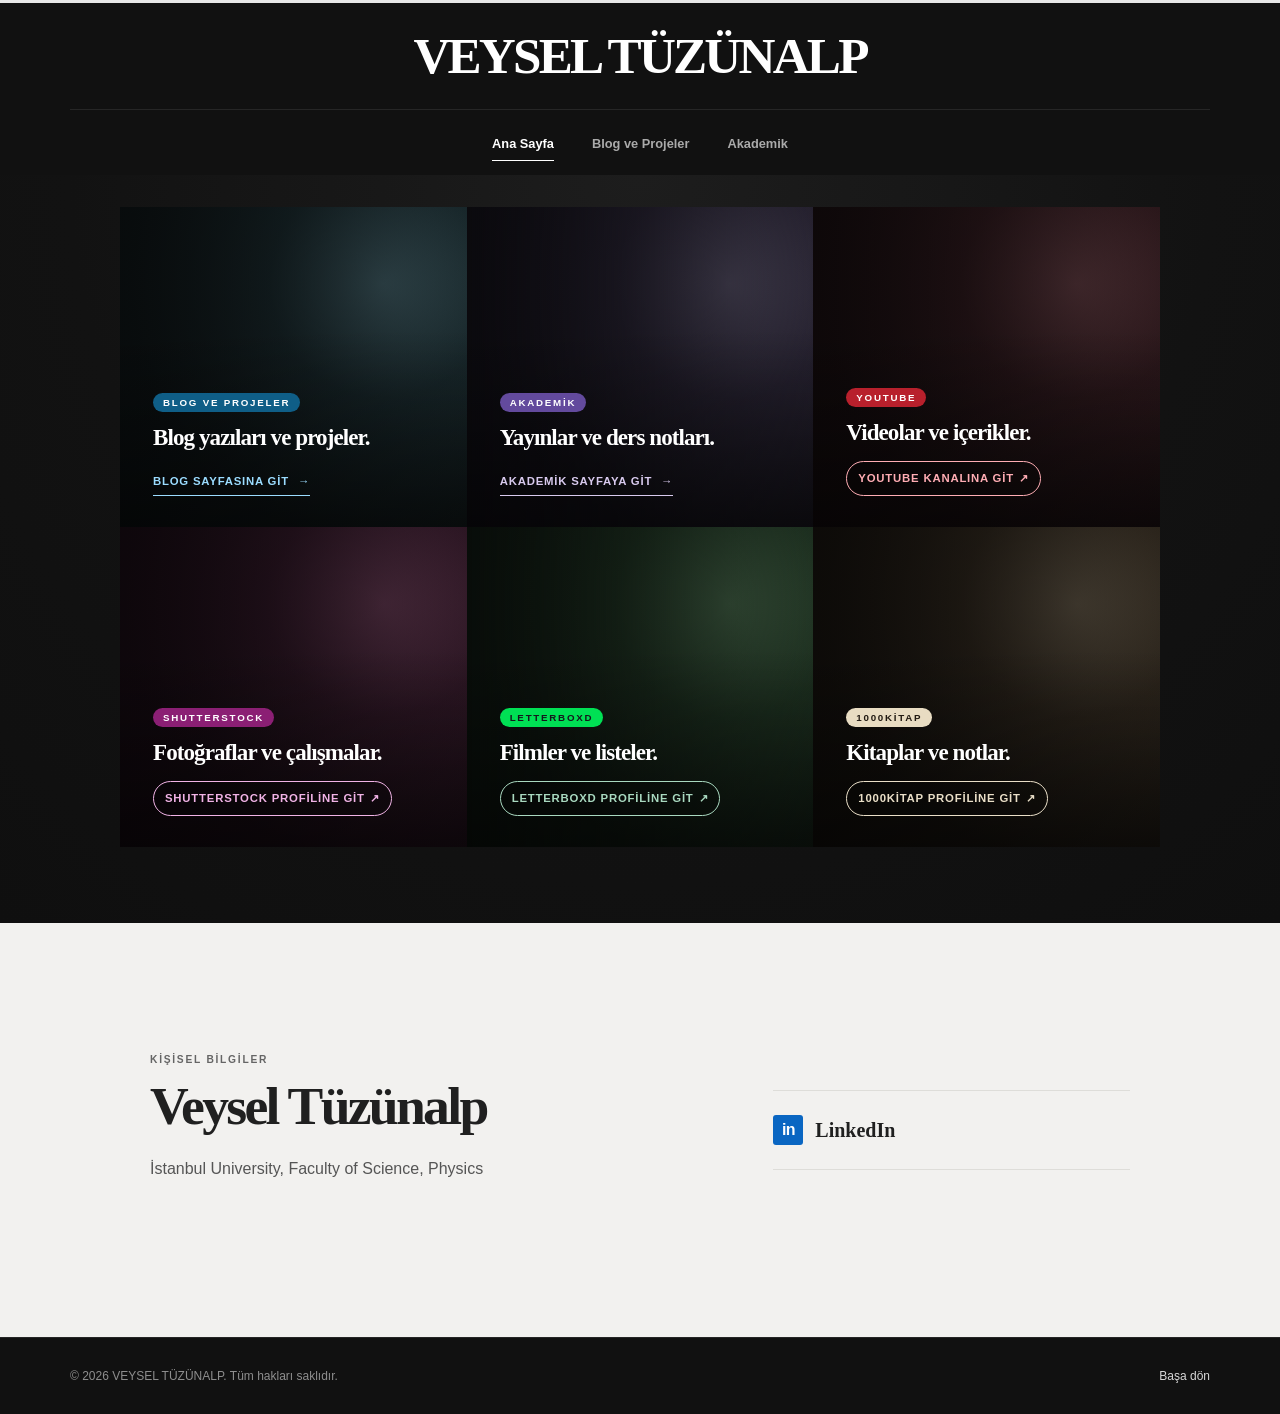
<file: index.html>
<!DOCTYPE html>
<html lang="tr">
<head>
    <meta charset="UTF-8">
    <meta name="viewport" content="width=device-width, initial-scale=1.0">

    <title>VEYSEL TÜZÜNALP | Ana Sayfa</title>
    <meta name="description" content="Veysel Tüzünalp kişisel blog ve akademik web sayfası.">
    <meta name="theme-color" content="#111111">
    <meta property="og:title" content="VEYSEL TÜZÜNALP | Ana Sayfa">
    <meta property="og:description" content="Veysel Tüzünalp kişisel blog ve akademik notlar içeren web sayfası.">
    <meta property="og:type" content="website">
    <meta property="og:url" content="https://vysltznlp.github.io/">
    <meta name="twitter:card" content="summary">

    <link rel="canonical" href="https://vysltznlp.github.io/">
    <link rel="icon" href="assets/images/favicon.png" type="image/png">
    <link rel="stylesheet" href="transitions.css">
    <link rel="stylesheet" href="style.css">
</head>

<body>
    <a class="skip-link" href="#ana-icerik">Ana içeriğe geç</a>

    <header class="site-header">
        <div class="header-inner">
            <a class="site-title" href="/">VEYSEL TÜZÜNALP</a>

            <nav class="main-nav" aria-label="Ana gezinme">
                <ul>
                    <li><a class="is-active" href="/" aria-current="page">Ana Sayfa</a></li>
                    <li><a href="blog.html">Blog ve Projeler</a></li>
                    <li><a href="academic.html">Akademik</a></li>
                </ul>
            </nav>
        </div>
    </header>

    <main id="ana-icerik">
        <section class="feature-section" aria-label="Sitenin ana bölümleri">
            <div class="feature-grid">
                <a
                    class="feature-card feature-card--main feature-card--internal"
                    href="blog.html"
                >
                    <div class="feature-card__content">
                        <span class="feature-label feature-label--blog">Blog ve Projeler</span>
                        <h1>Blog yazıları ve projeler.</h1>
                        <span class="feature-link">Blog sayfasına git <span aria-hidden="true">→</span></span>
                    </div>
                </a>

                <a
                    class="feature-card feature-card--academic feature-card--internal"
                    href="academic.html"
                >
                    <div class="feature-card__content">
                        <span class="feature-label feature-label--academic">Akademik</span>
                        <h2>Yayınlar ve ders notları.</h2>
                        <span class="feature-link">Akademik sayfaya git <span aria-hidden="true">→</span></span>
                    </div>
                </a>

                <a
                    class="feature-card feature-card--youtube feature-card--external"
                    href="https://www.youtube.com/@vetudigital"
                    target="_blank"
                    rel="noopener noreferrer"
                >
                    <div class="feature-card__content">
                        <span class="feature-label feature-label--youtube">YouTube</span>
                        <h2>Videolar ve içerikler.</h2>
                        <span class="feature-link">YouTube kanalına git <span aria-hidden="true">↗</span></span>
                    </div>
                </a>

                <a
                    class="feature-card feature-card--shutterstock feature-card--external"
                    href="https://www.shutterstock.com/g/Veysel+TUZUNALP"
                    target="_blank"
                    rel="noopener noreferrer"
                >
                    <div class="feature-card__content">
                        <span class="feature-label feature-label--shutterstock">Shutterstock</span>
                        <h2>Fotoğraflar ve çalışmalar.</h2>
                        <span class="feature-link">Shutterstock profiline git <span aria-hidden="true">↗</span></span>
                    </div>
                </a>

                <a
                    class="feature-card feature-card--letterboxd feature-card--external"
                    href="https://letterboxd.com/vysltznlp/"
                    target="_blank"
                    rel="noopener noreferrer"
                >
                    <div class="feature-card__content">
                        <span class="feature-label feature-label--letterboxd">Letterboxd</span>
                        <h2>Filmler ve listeler.</h2>
                        <span class="feature-link">Letterboxd profiline git <span aria-hidden="true">↗</span></span>
                    </div>
                </a>

                <a
                    class="feature-card feature-card--bin-kitap feature-card--external"
                    href="https://1000kitap.com/VforVeysel"
                    target="_blank"
                    rel="noopener noreferrer"
                >
                    <div class="feature-card__content">
                        <span class="feature-label feature-label--bin-kitap">1000Kitap</span>
                        <h2>Kitaplar ve notlar.</h2>
                        <span class="feature-link">1000Kitap profiline git <span aria-hidden="true">↗</span></span>
                    </div>
                </a>
            </div>
        </section>

        <section class="profile-section" aria-labelledby="profile-heading">
            <div class="profile-inner">
                <div class="profile-copy">
                    <p class="section-label">Kişisel Bilgiler</p>
                    <h2 id="profile-heading">Veysel Tüzünalp</h2>
                    <p>
                        İstanbul University, Faculty of Science, Physics
                    </p>
                </div>

                <address class="contact-links">
                    <a
                        class="linkedin-link"
                        href="https://www.linkedin.com/in/vysltznlp/"
                        target="_blank"
                        rel="noopener noreferrer"
                    >
                        <span class="linkedin-logo" aria-hidden="true">in</span>
                        <strong>LinkedIn</strong>
                    </a>
                </address>
            </div>
        </section>
    </main>

    <footer class="site-footer">
        <p>© 2026 VEYSEL TÜZÜNALP. Tüm hakları saklıdır.</p>
        <a href="/">Başa dön</a>
    </footer>
</body>
</html>
</file>
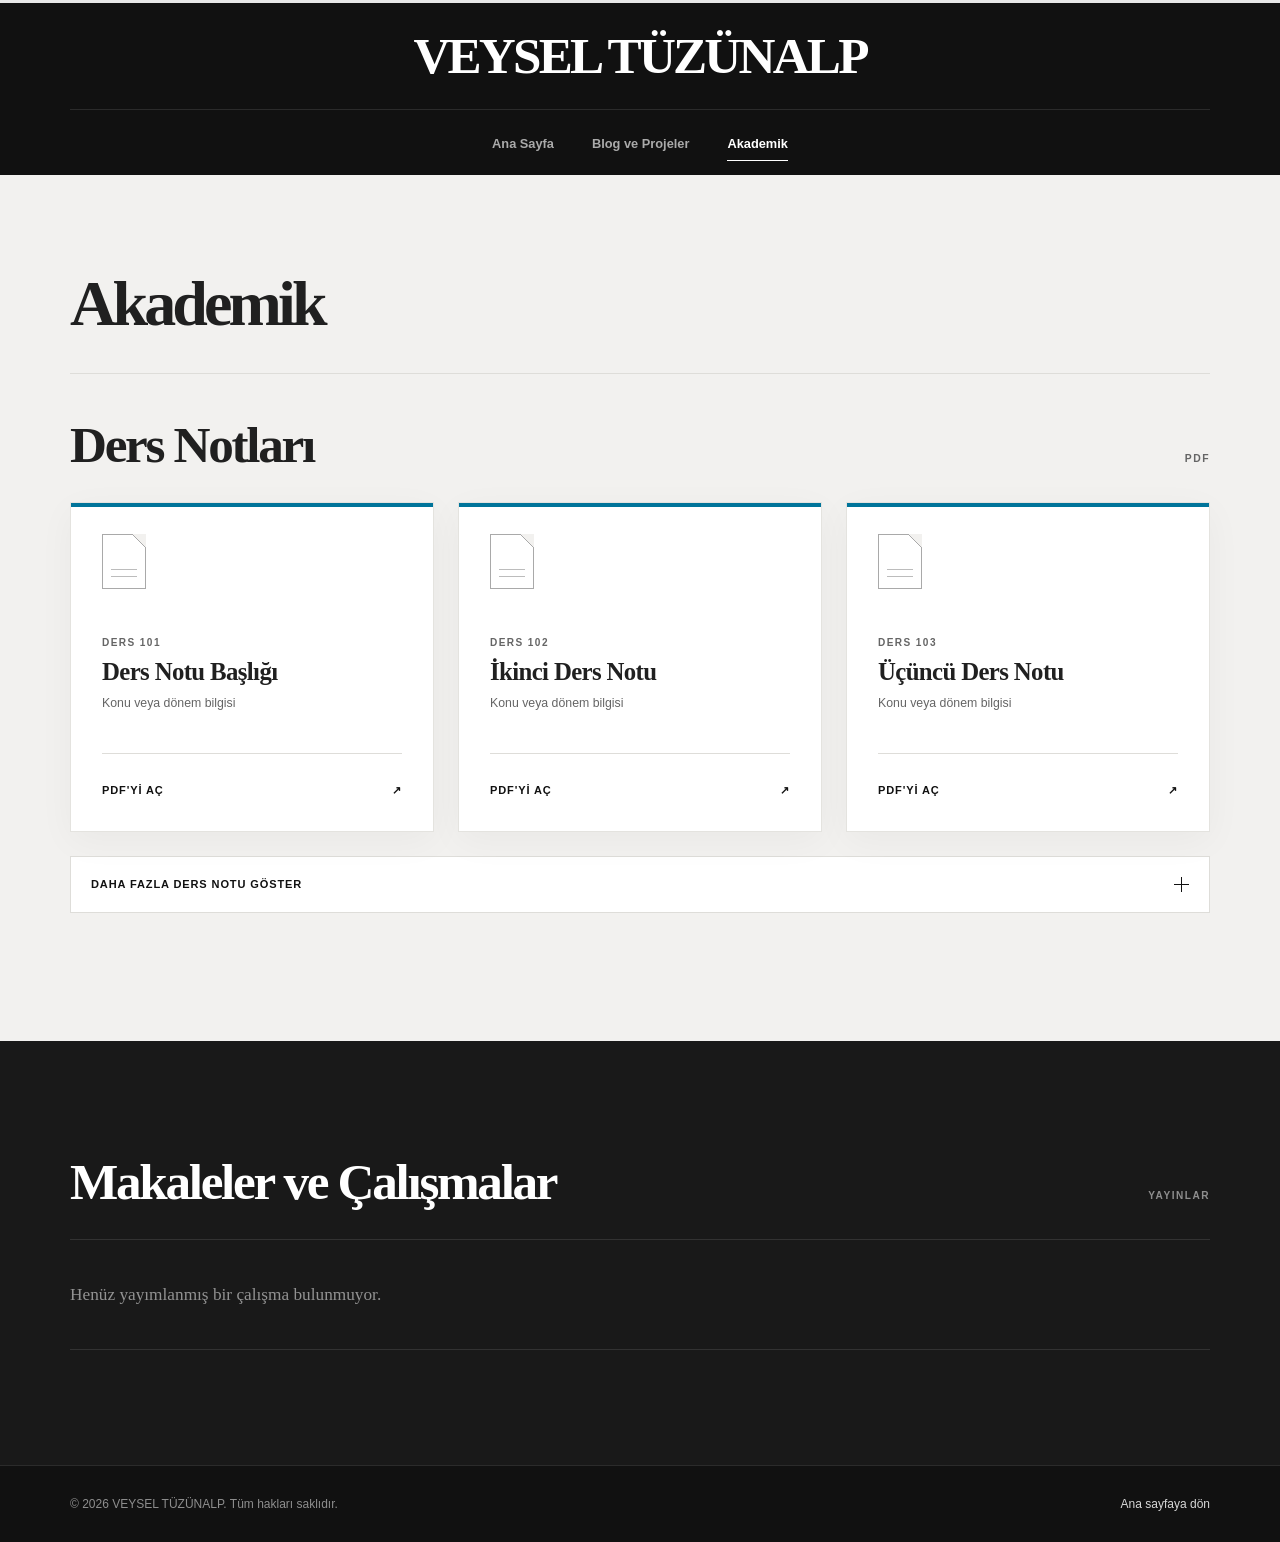
<file: academic.html>
<!DOCTYPE html>
<html lang="tr">
<head>
    <meta charset="UTF-8">
    <meta name="viewport" content="width=device-width, initial-scale=1.0">

    <title>Akademik | VEYSEL TÜZÜNALP</title>
    <meta name="description" content="Ders notları, akademik makaleler ve çalışmalar.">
    <meta name="theme-color" content="#111111">
    <meta property="og:title" content="Akademik | VEYSEL TÜZÜNALP">
    <meta property="og:description" content="Ders notları, akademik makaleler ve çalışmalar.">
    <meta property="og:type" content="website">
    <meta property="og:url" content="https://vysltznlp.github.io/academic.html">
    <meta name="twitter:card" content="summary">

    <link rel="canonical" href="https://vysltznlp.github.io/academic.html">
    <link rel="icon" href="assets/images/favicon.png" type="image/png">
    <link rel="stylesheet" href="transitions.css">
    <link rel="stylesheet" href="academic.css">
    <script src="academic.js" defer></script>
</head>

<body>
    <a class="skip-link" href="#ana-icerik">Ana içeriğe geç</a>

    <header class="site-header">
        <div class="header-inner">
            <a class="site-title" href="/">VEYSEL TÜZÜNALP</a>

            <nav class="main-nav" aria-label="Ana gezinme">
                <ul>
                    <li><a href="/">Ana Sayfa</a></li>
                    <li><a href="blog.html">Blog ve Projeler</a></li>
                    <li><a class="is-active" href="academic.html" aria-current="page">Akademik</a></li>
                </ul>
            </nav>
        </div>
    </header>

    <main id="ana-icerik">
        <header class="page-heading">
            <h1>Akademik</h1>
        </header>

        <section class="notes-section" aria-labelledby="notes-heading">
            <div class="section-header">
                <h2 id="notes-heading">Ders Notları</h2>
                <p>PDF</p>
            </div>

            <div class="notes-grid">
                <a
                    class="note-card pdf-link"
                    href="assets/pdfs/ders-notu-1.pdf"
                    target="_blank"
                    rel="noopener"
                    data-download="ders-notu-1.pdf"
                >
                    <span class="document-icon" aria-hidden="true"></span>
                    <span class="note-code">DERS 101</span>
                    <strong>Ders Notu Başlığı</strong>
                    <span class="note-detail">Konu veya dönem bilgisi</span>
                    <span class="note-action">
                        PDF'yi aç <span aria-hidden="true">↗</span>
                    </span>
                </a>

                <a
                    class="note-card pdf-link"
                    href="assets/pdfs/ders-notu-2.pdf"
                    target="_blank"
                    rel="noopener"
                    data-download="ders-notu-2.pdf"
                >
                    <span class="document-icon" aria-hidden="true"></span>
                    <span class="note-code">DERS 102</span>
                    <strong>İkinci Ders Notu</strong>
                    <span class="note-detail">Konu veya dönem bilgisi</span>
                    <span class="note-action">
                        PDF'yi aç <span aria-hidden="true">↗</span>
                    </span>
                </a>

                <a
                    class="note-card pdf-link"
                    href="assets/pdfs/ders-notu-3.pdf"
                    target="_blank"
                    rel="noopener"
                    data-download="ders-notu-3.pdf"
                >
                    <span class="document-icon" aria-hidden="true"></span>
                    <span class="note-code">DERS 103</span>
                    <strong>Üçüncü Ders Notu</strong>
                    <span class="note-detail">Konu veya dönem bilgisi</span>
                    <span class="note-action">
                        PDF'yi aç <span aria-hidden="true">↗</span>
                    </span>
                </a>
            </div>

            <details class="notes-more">
                <summary>
                    <span class="summary-open">Daha fazla ders notu göster</span>
                    <span class="summary-close">Ders notlarını daralt</span>
                    <span class="summary-icon" aria-hidden="true"></span>
                </summary>

                <div class="notes-grid notes-grid--more">
                    <a
                        class="note-card pdf-link"
                        href="assets/pdfs/ders-notu-4.pdf"
                        target="_blank"
                        rel="noopener"
                        data-download="ders-notu-4.pdf"
                    >
                        <span class="document-icon" aria-hidden="true"></span>
                        <span class="note-code">DERS 104</span>
                        <strong>Dördüncü Ders Notu</strong>
                        <span class="note-detail">Konu veya dönem bilgisi</span>
                        <span class="note-action">
                            PDF'yi aç <span aria-hidden="true">↗</span>
                        </span>
                    </a>

                    <a
                        class="note-card pdf-link"
                        href="assets/pdfs/ders-notu-5.pdf"
                        target="_blank"
                        rel="noopener"
                        data-download="ders-notu-5.pdf"
                    >
                        <span class="document-icon" aria-hidden="true"></span>
                        <span class="note-code">DERS 105</span>
                        <strong>Beşinci Ders Notu</strong>
                        <span class="note-detail">Konu veya dönem bilgisi</span>
                        <span class="note-action">
                            PDF'yi aç <span aria-hidden="true">↗</span>
                        </span>
                    </a>

                    <a
                        class="note-card pdf-link"
                        href="assets/pdfs/ders-notu-6.pdf"
                        target="_blank"
                        rel="noopener"
                        data-download="ders-notu-6.pdf"
                    >
                        <span class="document-icon" aria-hidden="true"></span>
                        <span class="note-code">DERS 106</span>
                        <strong>Altıncı Ders Notu</strong>
                        <span class="note-detail">Konu veya dönem bilgisi</span>
                        <span class="note-action">
                            PDF'yi aç <span aria-hidden="true">↗</span>
                        </span>
                    </a>
                </div>
            </details>
        </section>

        <section class="works-section" aria-labelledby="works-heading">
            <div class="works-inner">
                <header class="works-header">
                    <p>Yayınlar</p>
                    <h2 id="works-heading">Makaleler ve Çalışmalar</h2>
                </header>

                <div class="work-list">
                    <p class="empty-state">Henüz yayımlanmış bir çalışma bulunmuyor.</p>
                </div>
            </div>
        </section>
    </main>

    <footer class="site-footer">
        <p>© 2026 VEYSEL TÜZÜNALP. Tüm hakları saklıdır.</p>
        <a href="/">Ana sayfaya dön</a>
    </footer>
</body>
</html>
</file>
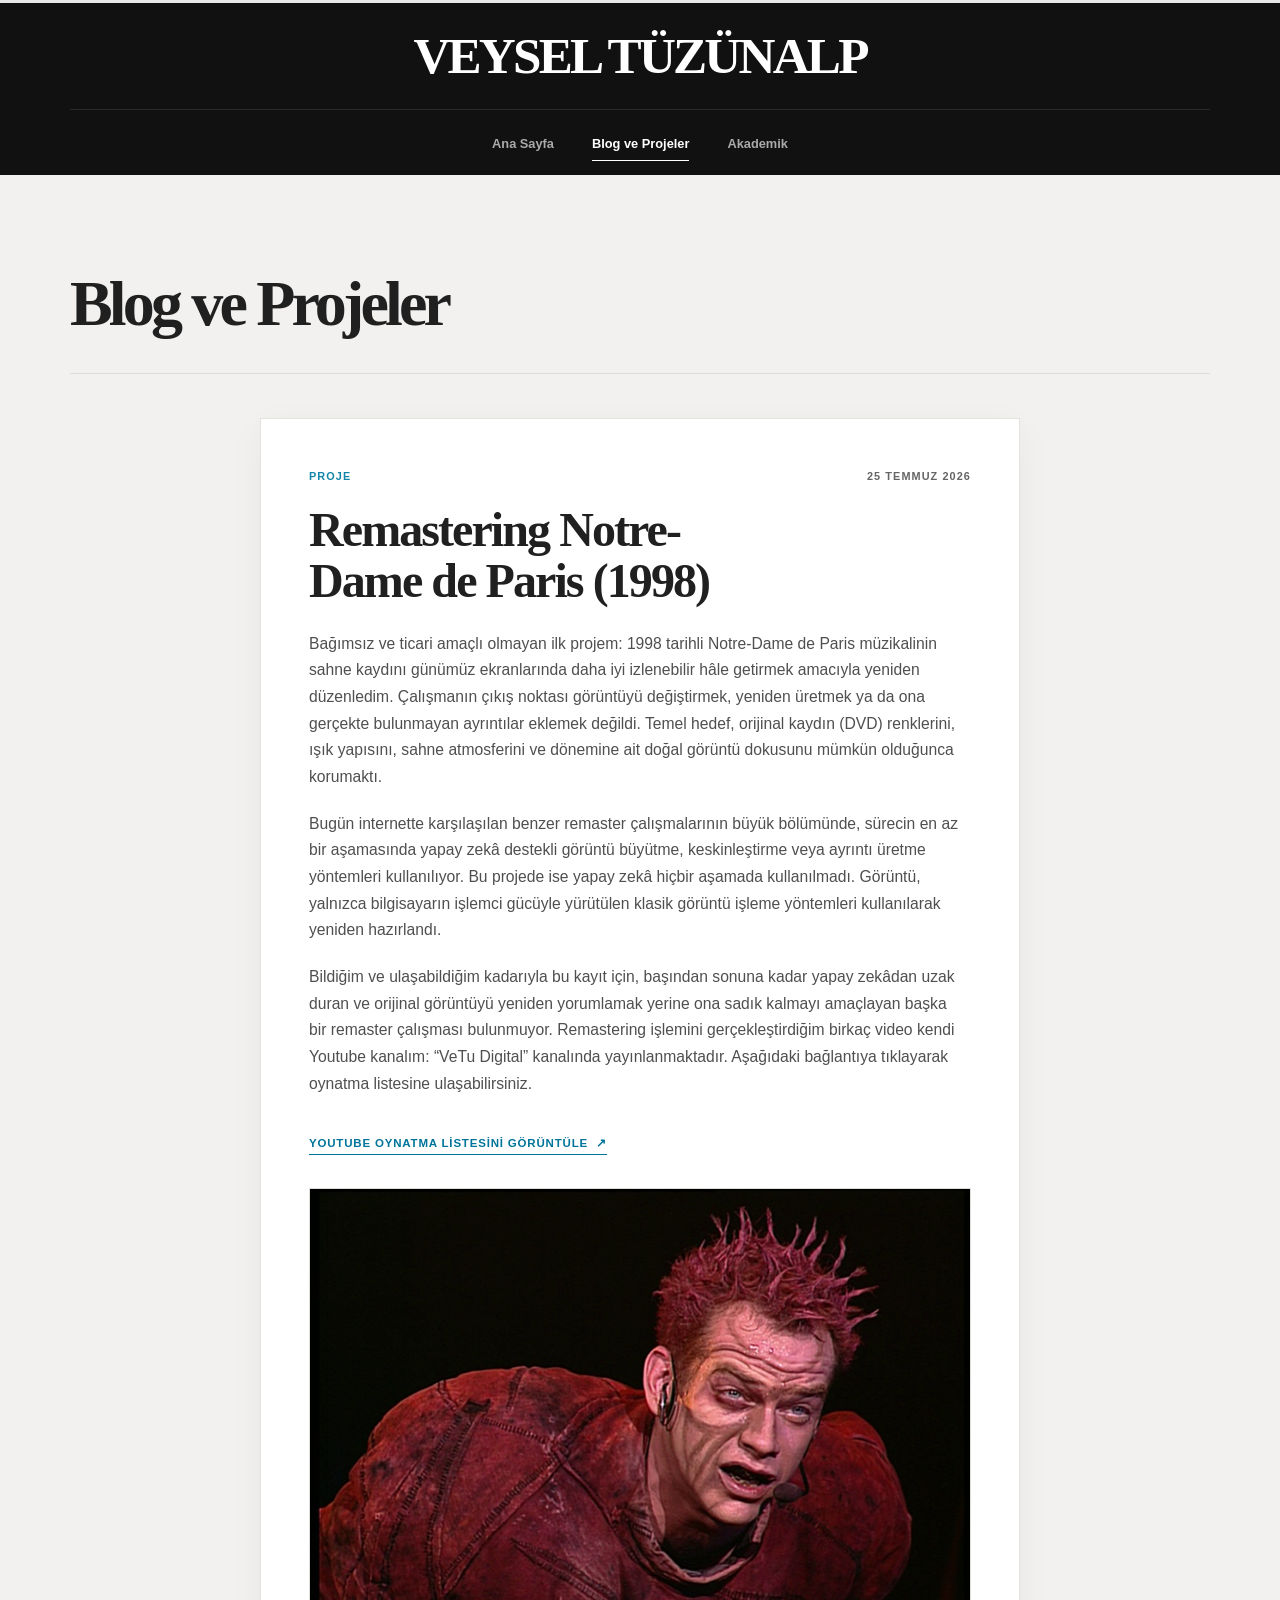
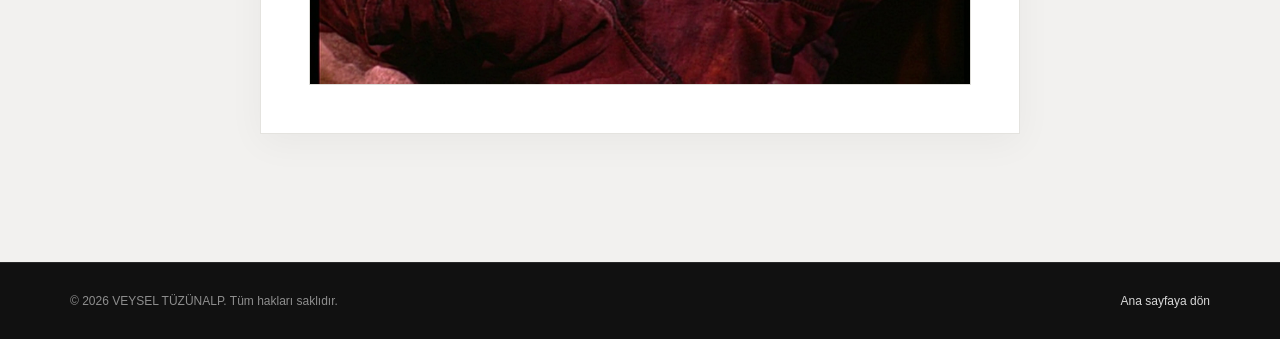
<file: blog.html>
<!DOCTYPE html>
<html lang="tr">
<head>
    <meta charset="UTF-8">
    <meta name="viewport" content="width=device-width, initial-scale=1.0">

    <title>Blog ve Projeler | VEYSEL TÜZÜNALP</title>
    <meta name="description" content="Yazılar, notlar ve güncel paylaşımlar.">
    <meta name="theme-color" content="#111111">
    <meta property="og:title" content="Blog ve Projeler | VEYSEL TÜZÜNALP">
    <meta property="og:description" content="Yazılar, notlar ve güncel paylaşımlar.">
    <meta property="og:type" content="website">
    <meta property="og:url" content="https://vysltznlp.github.io/blog.html">
    <meta name="twitter:card" content="summary">

    <link rel="canonical" href="https://vysltznlp.github.io/blog.html">
    <link rel="icon" href="assets/images/favicon.png" type="image/png">
    <link rel="stylesheet" href="transitions.css">
    <link rel="stylesheet" href="blog.css">
</head>

<body>
    <a class="skip-link" href="#ana-icerik">Ana içeriğe geç</a>

    <header class="site-header">
        <div class="header-inner">
            <a class="site-title" href="/">VEYSEL TÜZÜNALP</a>

            <nav class="main-nav" aria-label="Ana gezinme">
                <ul>
                    <li><a href="/">Ana Sayfa</a></li>
                    <li><a class="is-active" href="blog.html" aria-current="page">Blog ve Projeler</a></li>
                    <li><a href="academic.html">Akademik</a></li>
                </ul>
            </nav>
        </div>
    </header>

    <main id="ana-icerik" class="blog-main">
        <header class="page-heading">
            <h1>Blog ve Projeler</h1>
        </header>

        <section class="post-feed" aria-label="Blog yazıları">
            <article class="post">
                <header class="post-header">
                    <p class="post-category">Proje</p>
                    <time datetime="2026-07-25">25 Temmuz 2026</time>
                </header>

                <h2>Remastering Notre-Dame de Paris (1998)</h2>

                <div class="post-intro">
                    <p>
                        Bağımsız ve ticari amaçlı olmayan ilk projem: 1998 tarihli
                        Notre-Dame de Paris müzikalinin sahne kaydını günümüz
                        ekranlarında daha iyi izlenebilir hâle getirmek amacıyla
                        yeniden düzenledim. Çalışmanın çıkış noktası görüntüyü
                        değiştirmek, yeniden üretmek ya da ona gerçekte bulunmayan
                        ayrıntılar eklemek değildi. Temel hedef, orijinal kaydın
                        (DVD) renklerini, ışık yapısını, sahne atmosferini ve dönemine
                        ait doğal görüntü dokusunu mümkün olduğunca korumaktı.
                    </p>

                    <p>
                        Bugün internette karşılaşılan benzer remaster çalışmalarının
                        büyük bölümünde, sürecin en az bir aşamasında yapay zekâ
                        destekli görüntü büyütme, keskinleştirme veya ayrıntı üretme
                        yöntemleri kullanılıyor. Bu projede ise yapay zekâ hiçbir
                        aşamada kullanılmadı. Görüntü, yalnızca bilgisayarın işlemci
                        gücüyle yürütülen klasik görüntü işleme yöntemleri
                        kullanılarak yeniden hazırlandı.
                    </p>

                    <p>
                        Bildiğim ve ulaşabildiğim kadarıyla bu kayıt için, başından
                        sonuna kadar yapay zekâdan uzak duran ve orijinal görüntüyü
                        yeniden yorumlamak yerine ona sadık kalmayı amaçlayan başka
                        bir remaster çalışması bulunmuyor. Remastering işlemini
			gerçekleştirdiğim birkaç video kendi Youtube kanalım:
			“VeTu Digital” kanalında yayınlanmaktadır. Aşağıdaki
			bağlantıya tıklayarak oynatma listesine ulaşabilirsiniz.
                    </p>

                    <a class="post-playlist-link"
                       href="https://www.youtube.com/playlist?list=PLALJqakIuuws"
                       target="_blank"
                       rel="noopener noreferrer">
                        YouTube Oynatma Listesini Görüntüle
                        <span aria-hidden="true">↗</span>
                    </a>
                </div>

                <figure class="post-media">
                    <a href="assets/images/notre-dame-de-paris-remaster.png"
                       target="_blank"
                       rel="noopener"
                       aria-label="Remaster ekran görüntüsünü yeni sekmede aç">
                        <img src="assets/images/notre-dame-de-paris-remaster.png"
                             alt="Notre-Dame de Paris sahne kaydının remaster çalışmasından bir ekran görüntüsü"
                             loading="lazy"
                             decoding="async">
                    </a>
                </figure>
            </article>
        </section>
    </main>

    <footer class="site-footer">
        <p>© 2026 VEYSEL TÜZÜNALP. Tüm hakları saklıdır.</p>
        <a href="/">Ana sayfaya dön</a>
    </footer>
</body>
</html>
</file>
<file: transitions.css>
@view-transition {
    navigation: auto;
}

::view-transition-old(root) {
    animation: page-leave 110ms ease-in both;
}

::view-transition-new(root) {
    animation: page-enter 190ms ease-out both;
}

@keyframes page-leave {
    to {
        opacity: 0;
    }
}

@keyframes page-enter {
    from {
        opacity: 0;
    }
}

@media (prefers-reduced-motion: reduce) {
    ::view-transition-old(root),
    ::view-transition-new(root) {
        animation-duration: 0.01ms;
    }
}
</file>
<file: style.css>
/* Bu dosya yalnızca index.html ana sayfasını düzenler. */

:root {
    --color-ink: #111111;
    --color-paper: #f2f1ef;
    --color-card: #ffffff;
    --color-text: #202020;
    --color-muted: #656565;
    --color-line-dark: rgba(255, 255, 255, 0.09);
    --color-line-light: #deddd9;
    --color-blue: #00749a;
    --color-green: #4e7d16;
    --color-gold: #806000;
    --color-red: #b92f29;
    --content-width: 1140px;
    --serif: Georgia, "Times New Roman", serif;
    --sans: Arial, Helvetica, sans-serif;
}

*,
*::before,
*::after {
    box-sizing: border-box;
}

html {
    scroll-behavior: smooth;
}

body {
    margin: 0;
    color: var(--color-text);
    background: var(--color-paper);
    font-family: var(--sans);
    font-size: 16px;
    line-height: 1.7;
}

a {
    color: inherit;
    text-decoration: none;
}

h1,
h2,
p {
    margin-top: 0;
}

.skip-link {
    position: fixed;
    z-index: 100;
    top: 12px;
    left: 12px;
    padding: 10px 14px;
    color: var(--color-ink);
    background: var(--color-card);
    transform: translateY(-150%);
    transition: transform 180ms ease;
}

.skip-link:focus {
    transform: translateY(0);
}

/* Üst başlık */
.site-header {
    color: #ffffff;
    background: var(--color-ink);
    border-top: 3px solid #e8e8e8;
}

.header-inner {
    width: min(100% - 40px, var(--content-width));
    margin: 0 auto;
}

.site-title {
    display: block;
    width: fit-content;
    margin: 0 auto;
    padding: 27px 0 28px;
    font-family: var(--serif);
    font-size: clamp(2.1rem, 4vw, 3.2rem);
    font-weight: 700;
    line-height: 1;
    letter-spacing: -0.055em;
}

.site-title span {
    color: #c8c8c8;
}

.main-nav {
    display: flex;
    justify-content: center;
    border-top: 1px solid var(--color-line-dark);
}

.main-nav ul {
    display: flex;
    flex-wrap: wrap;
    align-items: center;
    justify-content: center;
    gap: clamp(20px, 3vw, 38px);
    margin: 0;
    padding: 0;
    list-style: none;
}

.main-nav a {
    position: relative;
    display: block;
    padding: 23px 0 20px;
    color: #aaaaaa;
    font-size: 0.8rem;
    font-weight: 600;
    transition: color 180ms ease;
}

.main-nav a::after {
    position: absolute;
    right: 0;
    bottom: 14px;
    left: 0;
    width: 0;
    height: 1px;
    margin: auto;
    content: "";
    background: #ffffff;
    transition: width 180ms ease;
}

.main-nav a:hover,
.main-nav a:focus-visible,
.main-nav a.is-active {
    color: #ffffff;
}

.main-nav a:hover::after,
.main-nav a:focus-visible::after,
.main-nav a.is-active::after {
    width: 100%;
}

/* Birleştirilmiş ana kart alanı */
.feature-section {
    padding: 32px 20px 76px;
    color: #ffffff;
    background:
        radial-gradient(circle at 50% 0%, #1d1d1d 0, #121212 58%, #0f0f0f 100%);
}

.feature-grid {
    display: grid;
    grid-template-columns: repeat(3, minmax(0, 1fr));
    grid-template-rows: repeat(2, minmax(0, 1fr));
    width: min(100%, 1040px);
    height: 640px;
    margin: 0 auto;
}

.feature-side {
    display: contents;
}

.feature-card {
    position: relative;
    isolation: isolate;
    display: flex;
    align-items: flex-end;
    min-width: 0;
    overflow: hidden;
    background-position: center;
    background-size: cover;
}

.feature-card::before {
    position: absolute;
    z-index: -1;
    inset: 0;
    content: "";
    background: linear-gradient(0deg, rgba(0, 0, 0, 0.48), transparent 62%);
    transition: background-color 220ms ease;
}

.feature-card:hover::before,
.feature-card:focus-visible::before {
    background-color: rgba(0, 0, 0, 0.12);
}

.feature-card--main {
    min-height: 0;
    background:
        linear-gradient(90deg, rgba(7, 10, 11, 0.88), rgba(7, 10, 11, 0.18)),
        radial-gradient(circle at 76% 24%, #3b555c 0%, #1b2c30 32%, #111819 72%);
}

.feature-card--youtube {
    min-height: 0;
    background:
        linear-gradient(90deg, rgba(12, 7, 8, 0.88), rgba(12, 7, 8, 0.18)),
        radial-gradient(circle at 76% 24%, #55353a 0%, #301a1e 32%, #1a1012 72%);
}

.feature-card--academic {
    min-height: 0;
    background:
        linear-gradient(90deg, rgba(9, 8, 12, 0.88), rgba(9, 8, 12, 0.18)),
        radial-gradient(circle at 76% 24%, #4b4659 0%, #2a2535 32%, #16141b 72%);
}

.feature-card--shutterstock {
    min-height: 0;
    background:
        linear-gradient(90deg, rgba(12, 6, 10, 0.88), rgba(12, 6, 10, 0.18)),
        radial-gradient(circle at 76% 24%, #583348 0%, #321928 32%, #1b0e16 72%);
}

.feature-card--letterboxd {
    min-height: 0;
    background:
        linear-gradient(90deg, rgba(7, 11, 8, 0.88), rgba(7, 11, 8, 0.18)),
        radial-gradient(circle at 76% 24%, #3d5940 0%, #203523 32%, #111b13 72%);
}

.feature-card--bin-kitap {
    min-height: 0;
    background:
        linear-gradient(90deg, rgba(11, 9, 7, 0.88), rgba(11, 9, 7, 0.18)),
        radial-gradient(circle at 76% 24%, #554c3e 0%, #31291f 32%, #1b1712 72%);
}

.feature-card__content {
    position: relative;
    z-index: 1;
    width: 100%;
    padding: 31px 33px;
}

.feature-card--main .feature-card__content {
    padding: 31px 33px;
}

.feature-label {
    display: inline-block;
    margin-bottom: 14px;
    padding: 5px 10px 4px;
    border-radius: 999px;
    color: #ffffff;
    font-size: 0.61rem;
    font-weight: 700;
    line-height: 1;
    letter-spacing: 0.18em;
    text-transform: uppercase;
}

.feature-label--blog {
    background: #0f5e87;
}

.feature-label--academic {
    background: #634a9d;
}

.feature-label--youtube {
    background: #b8202c;
}

.feature-label--shutterstock {
    background: #8b1f74;
}

.feature-label--letterboxd {
    color: #14181c;
    background: #00e054;
}

.feature-label--bin-kitap {
    color: #211a12;
    background: #e8dcc2;
}

.feature-card--main .feature-link {
    color: #9bdcff;
}

.feature-card--academic .feature-link {
    color: #d8caee;
}

.feature-card--youtube .feature-link {
    color: #ffadb4;
}

.feature-card--shutterstock .feature-link {
    color: #f1b3e6;
}

.feature-card--letterboxd .feature-link {
    color: #a9d9c0;
}

.feature-card--bin-kitap .feature-link {
    color: #eadfc8;
}

.feature-card--internal .feature-link {
    display: inline-block;
    padding-bottom: 4px;
    border-bottom: 1px solid currentColor;
}

.feature-card--external .feature-link {
    display: inline-flex;
    align-items: center;
    padding: 7px 11px;
    border: 1px solid currentColor;
    border-radius: 999px;
    background: rgba(0, 0, 0, 0.16);
}

.feature-card h1,
.feature-card h2 {
    max-width: 440px;
    margin-bottom: 16px;
    font-family: var(--serif);
    font-size: clamp(1.2rem, 1.8vw, 1.55rem);
    line-height: 1.02;
    letter-spacing: -0.04em;
    text-wrap: balance;
}

.feature-link {
    color: #d0d0d0;
    font-size: 0.71rem;
    font-weight: 700;
    letter-spacing: 0.07em;
    text-transform: uppercase;
}

.feature-link span {
    display: inline-block;
    margin-left: 5px;
    transition: transform 180ms ease;
}

.feature-card:hover .feature-link span,
.feature-card:focus-visible .feature-link span {
    transform: translateX(5px);
}

/* Kısa tanıtım ve iletişim */
.profile-section {
    padding: clamp(76px, 10vw, 130px) 20px;
    background: var(--color-paper);
}

.profile-inner {
    display: grid;
    grid-template-columns: minmax(0, 1.15fr) minmax(300px, 0.85fr);
    gap: clamp(65px, 11vw, 150px);
    width: min(100%, 980px);
    margin: 0 auto;
}

.section-label {
    margin-bottom: 12px;
    color: var(--color-muted);
    font-size: 0.64rem;
    font-weight: 700;
    letter-spacing: 0.17em;
    text-transform: uppercase;
}

.profile-copy h2 {
    margin-bottom: 22px;
    font-family: var(--serif);
    font-size: clamp(2.3rem, 4.2vw, 3.35rem);
    line-height: 0.98;
    letter-spacing: -0.05em;
}

.profile-copy > p:not(.section-label) {
    max-width: 590px;
    margin-bottom: 27px;
    color: #555555;
}

.resume-link {
    font-size: 0.7rem;
    font-weight: 700;
    letter-spacing: 0.08em;
    text-transform: uppercase;
}

.resume-link span {
    display: inline-block;
    margin-left: 5px;
    transition: transform 180ms ease;
}

.resume-link:hover span,
.resume-link:focus-visible span {
    transform: translateX(5px);
}

.contact-links {
    align-self: center;
    border-top: 1px solid var(--color-line-light);
    font-style: normal;
}

.contact-links a {
    display: block;
    padding: 22px 0;
    border-bottom: 1px solid var(--color-line-light);
}

.contact-links span {
    display: block;
    margin-bottom: 3px;
    color: var(--color-muted);
    font-size: 0.62rem;
    font-weight: 700;
    letter-spacing: 0.13em;
    text-transform: uppercase;
}

.contact-links strong {
    font-family: var(--serif);
    font-size: clamp(1rem, 2vw, 1.25rem);
    overflow-wrap: anywhere;
}

.contact-links a.linkedin-link {
    display: flex;
    align-items: center;
    gap: 12px;
}

.contact-links .linkedin-logo {
    display: inline-flex;
    align-items: center;
    justify-content: center;
    width: 30px;
    height: 30px;
    margin: 0;
    color: #ffffff;
    background: #0a66c2;
    border-radius: 3px;
    font-family: Arial, Helvetica, sans-serif;
    font-size: 1rem;
    font-weight: 700;
    line-height: 1;
    letter-spacing: -0.05em;
    text-transform: none;
}

/* Alt bilgi */
.site-footer {
    display: flex;
    align-items: center;
    justify-content: space-between;
    gap: 30px;
    padding: 28px max(20px, calc((100% - var(--content-width)) / 2));
    color: #8e8e8e;
    background: var(--color-ink);
    border-top: 1px solid var(--color-line-dark);
    font-size: 0.75rem;
}

.site-footer p {
    margin-bottom: 0;
}

.site-footer a {
    color: #d8d8d8;
}

a:focus-visible {
    outline: 2px solid var(--color-blue);
    outline-offset: 5px;
}

/* Tablet */
@media (max-width: 900px) {
    .feature-grid {
        grid-template-columns: repeat(2, minmax(0, 1fr));
        grid-template-rows: repeat(3, minmax(0, 1fr));
        height: 780px;
    }

    .profile-inner {
        gap: 60px;
    }
}

/* Telefon */
@media (max-width: 650px) {
    .header-inner {
        width: min(100% - 28px, var(--content-width));
    }

    .site-title {
        padding: 24px 0;
        font-size: 2rem;
    }

    .main-nav {
        padding: 12px 0 16px;
    }

    .main-nav ul {
        gap: 2px 20px;
    }

    .main-nav a {
        padding: 7px 0;
        font-size: 0.76rem;
    }

    .main-nav a::after {
        bottom: 2px;
    }

    .feature-section {
        padding: 18px 14px 48px;
    }

    .feature-grid {
        grid-template-columns: 1fr;
        grid-template-rows: repeat(6, 260px);
        height: auto;
    }

    .feature-card--main .feature-card__content {
        padding: 34px 28px;
    }

    .profile-inner {
        grid-template-columns: 1fr;
        gap: 48px;
    }

    .site-footer {
        align-items: flex-start;
        flex-direction: column;
    }
}

@media (prefers-reduced-motion: reduce) {
    html {
        scroll-behavior: auto;
    }

    *,
    *::before,
    *::after {
        transition-duration: 0.01ms !important;
    }
}
</file>
<file: academic.css>
/* Bu dosya yalnızca academic.html sayfasını düzenler. */

:root {
    --color-ink: #111111;
    --color-ink-soft: #191919;
    --color-paper: #f2f1ef;
    --color-card: #ffffff;
    --color-text: #202020;
    --color-muted: #656565;
    --color-line-dark: rgba(255, 255, 255, 0.11);
    --color-line-light: #deddd9;
    --color-accent: #00749a;
    --content-width: 1140px;
    --serif: Georgia, "Times New Roman", serif;
    --sans: Arial, Helvetica, sans-serif;
}

*,
*::before,
*::after {
    box-sizing: border-box;
}

html {
    scroll-behavior: smooth;
}

body {
    margin: 0;
    color: var(--color-text);
    background: var(--color-paper);
    font-family: var(--sans);
    font-size: 16px;
    line-height: 1.7;
}

a {
    color: inherit;
    text-decoration: none;
}

h1,
h2,
h3,
p {
    margin-top: 0;
}

.skip-link {
    position: fixed;
    z-index: 100;
    top: 12px;
    left: 12px;
    padding: 10px 14px;
    color: var(--color-ink);
    background: var(--color-card);
    transform: translateY(-150%);
    transition: transform 180ms ease;
}

.skip-link:focus {
    transform: translateY(0);
}

/* Üst başlık */
.site-header {
    color: #ffffff;
    background: var(--color-ink);
    border-top: 3px solid #e8e8e8;
}

.header-inner {
    width: min(100% - 40px, var(--content-width));
    margin: 0 auto;
}

.site-title {
    display: block;
    width: fit-content;
    margin: 0 auto;
    padding: 27px 0 28px;
    font-family: var(--serif);
    font-size: clamp(2.1rem, 4vw, 3.2rem);
    font-weight: 700;
    line-height: 1;
    letter-spacing: -0.055em;
}

.site-title span {
    color: #c8c8c8;
}

.main-nav {
    display: flex;
    justify-content: center;
    border-top: 1px solid var(--color-line-dark);
}

.main-nav ul {
    display: flex;
    flex-wrap: wrap;
    align-items: center;
    justify-content: center;
    gap: clamp(20px, 3vw, 38px);
    margin: 0;
    padding: 0;
    list-style: none;
}

.main-nav a {
    position: relative;
    display: block;
    padding: 23px 0 20px;
    color: #aaaaaa;
    font-size: 0.8rem;
    font-weight: 600;
    transition: color 180ms ease;
}

.main-nav a::after {
    position: absolute;
    right: 0;
    bottom: 14px;
    left: 0;
    width: 0;
    height: 1px;
    margin: auto;
    content: "";
    background: #ffffff;
    transition: width 180ms ease;
}

.main-nav a:hover,
.main-nav a:focus-visible,
.main-nav a.is-active {
    color: #ffffff;
}

.main-nav a:hover::after,
.main-nav a:focus-visible::after,
.main-nav a.is-active::after {
    width: 100%;
}

/* Sayfa başlığı */
.page-heading {
    width: min(100% - 40px, var(--content-width));
    margin: 0 auto;
    padding: clamp(62px, 8vw, 100px) 0 40px;
    border-bottom: 1px solid var(--color-line-light);
}

.page-heading h1 {
    margin-bottom: 0;
    font-family: var(--serif);
    font-size: clamp(2.65rem, 5vw, 4.5rem);
    line-height: 0.9;
    letter-spacing: -0.06em;
}

/* Ders notları */
.notes-section {
    width: min(100% - 40px, var(--content-width));
    margin: 0 auto;
    padding: 45px 0 clamp(80px, 10vw, 130px);
}

.section-header {
    display: flex;
    align-items: baseline;
    justify-content: space-between;
    gap: 24px;
    margin-bottom: 32px;
}

.section-header h2 {
    margin-bottom: 0;
    font-family: var(--serif);
    font-size: clamp(2rem, 4vw, 3.2rem);
    line-height: 1;
    letter-spacing: -0.045em;
}

.section-header p {
    margin-bottom: 0;
    color: var(--color-muted);
    font-size: 0.65rem;
    font-weight: 700;
    letter-spacing: 0.14em;
}

.notes-grid {
    display: grid;
    grid-template-columns: repeat(3, minmax(0, 1fr));
    gap: 24px;
}

.notes-more {
    margin-top: 24px;
}

.notes-more summary {
    display: flex;
    align-items: center;
    justify-content: space-between;
    gap: 20px;
    padding: 18px 20px;
    color: var(--color-ink);
    background: var(--color-card);
    border: 1px solid var(--color-line-light);
    cursor: pointer;
    font-size: 0.69rem;
    font-weight: 700;
    letter-spacing: 0.08em;
    list-style: none;
    text-transform: uppercase;
}

.notes-more summary::-webkit-details-marker {
    display: none;
}

.summary-close {
    display: none;
}

.notes-more[open] .summary-open {
    display: none;
}

.notes-more[open] .summary-close {
    display: inline;
}

.summary-icon {
    position: relative;
    width: 15px;
    height: 15px;
    flex: 0 0 auto;
}

.summary-icon::before,
.summary-icon::after {
    position: absolute;
    top: 7px;
    left: 0;
    width: 15px;
    height: 1px;
    content: "";
    background: currentColor;
}

.summary-icon::after {
    transform: rotate(90deg);
}

.notes-more[open] .summary-icon::after {
    transform: rotate(0);
}

.notes-grid--more {
    margin-top: 24px;
}

.note-card {
    position: relative;
    display: flex;
    min-height: 330px;
    padding: 31px;
    overflow: hidden;
    background: var(--color-card);
    border: 1px solid #e4e3df;
    box-shadow: 0 9px 35px rgba(17, 17, 17, 0.04);
    flex-direction: column;
    transition:
        color 180ms ease,
        border-color 180ms ease,
        transform 180ms ease;
}

.note-card::before {
    position: absolute;
    top: 0;
    right: 0;
    left: 0;
    height: 4px;
    content: "";
    background: var(--color-accent);
}

.note-card:hover,
.note-card:focus-visible {
    color: #0d7899;
    border-color: #c9dfe5;
    transform: translateY(-4px);
}

.document-icon {
    position: relative;
    width: 44px;
    height: 55px;
    margin-bottom: 45px;
    border: 1px solid #a9a9a9;
}

.document-icon::before {
    position: absolute;
    top: -1px;
    right: -1px;
    width: 14px;
    height: 14px;
    content: "";
    background:
        linear-gradient(45deg, #ffffff 0 48%, #a9a9a9 49% 52%, var(--color-paper) 53%);
}

.document-icon::after {
    position: absolute;
    right: 8px;
    bottom: 11px;
    left: 8px;
    height: 1px;
    content: "";
    background: #bcbcbc;
    box-shadow: 0 -7px 0 #bcbcbc;
}

.note-code {
    margin-bottom: 8px;
    color: var(--color-muted);
    font-size: 0.63rem;
    font-weight: 700;
    letter-spacing: 0.14em;
}

.note-card strong {
    margin-bottom: 7px;
    font-family: var(--serif);
    font-size: 1.55rem;
    line-height: 1.08;
    letter-spacing: -0.025em;
}

.note-detail {
    color: var(--color-muted);
    font-size: 0.77rem;
}

.note-action {
    display: flex;
    align-items: center;
    justify-content: space-between;
    gap: 15px;
    margin-top: auto;
    padding-top: 27px;
    color: var(--color-ink);
    border-top: 1px solid var(--color-line-light);
    font-size: 0.69rem;
    font-weight: 700;
    letter-spacing: 0.08em;
    text-transform: uppercase;
}

/* Makaleler ve çalışmalar: ders kartlarından tamamen ayrı görünüm */
.works-section {
    color: #ffffff;
    background: var(--color-ink-soft);
}

.works-inner {
    width: min(100% - 40px, var(--content-width));
    margin: 0 auto;
    padding: clamp(72px, 9vw, 115px) 0;
}

.works-header {
    display: flex;
    align-items: baseline;
    justify-content: space-between;
    gap: 24px;
    margin-bottom: 32px;
}

.works-header p,
.work-type {
    margin-bottom: 7px;
    color: #8e8e8e;
    font-size: 0.63rem;
    font-weight: 700;
    letter-spacing: 0.15em;
    text-transform: uppercase;
}

.works-header h2 {
    order: -1;
    margin-bottom: 0;
    font-family: var(--serif);
    font-size: clamp(2rem, 4vw, 3.2rem);
    line-height: 1;
    letter-spacing: -0.045em;
}

.works-header p {
    margin-bottom: 0;
}

.work-list {
    border-top: 1px solid var(--color-line-dark);
}

.empty-state {
    margin-bottom: 0;
    padding: 40px 0;
    color: #929292;
    border-bottom: 1px solid var(--color-line-dark);
    font-family: var(--serif);
    font-size: 1.08rem;
}

/* Daha sonra eklenecek akademik çalışma satırının hazır görünümü */
.work-entry {
    display: grid;
    grid-template-columns: 0.4fr 1.35fr auto;
    gap: 35px;
    align-items: start;
    padding: 35px 0;
    border-bottom: 1px solid var(--color-line-dark);
}

.work-entry time {
    color: #8e8e8e;
    font-size: 0.72rem;
}

.work-entry h3 {
    margin-bottom: 8px;
    font-family: var(--serif);
    font-size: 1.55rem;
    line-height: 1.15;
}

.work-entry div > p:last-child {
    margin-bottom: 0;
    color: #9f9f9f;
    font-size: 0.82rem;
}

.work-entry > a {
    font-size: 0.68rem;
    font-weight: 700;
    letter-spacing: 0.08em;
    text-transform: uppercase;
}

/* Alt bilgi */
.site-footer {
    display: flex;
    align-items: center;
    justify-content: space-between;
    gap: 30px;
    padding: 28px max(20px, calc((100% - var(--content-width)) / 2));
    color: #8e8e8e;
    background: var(--color-ink);
    border-top: 1px solid var(--color-line-dark);
    font-size: 0.75rem;
}

.site-footer p {
    margin-bottom: 0;
}

.site-footer a {
    color: #d8d8d8;
}

a:focus-visible {
    outline: 2px solid var(--color-accent);
    outline-offset: 5px;
}

/* Tablet */
@media (max-width: 900px) {
    .notes-grid {
        grid-template-columns: repeat(2, minmax(0, 1fr));
    }
}

/* Telefon */
@media (max-width: 650px) {
    .header-inner,
    .page-heading,
    .notes-section,
    .works-inner {
        width: min(100% - 28px, var(--content-width));
    }

    .site-title {
        padding: 24px 0;
        font-size: 2rem;
    }

    .main-nav {
        padding: 12px 0 16px;
    }

    .main-nav ul {
        gap: 2px 20px;
    }

    .main-nav a {
        padding: 7px 0;
        font-size: 0.76rem;
    }

    .main-nav a::after {
        bottom: 2px;
    }

    .notes-grid {
        grid-template-columns: 1fr;
    }

    .note-card {
        min-height: 300px;
    }

    .work-entry {
        grid-template-columns: 1fr;
        gap: 15px;
    }

    .site-footer {
        align-items: flex-start;
        flex-direction: column;
    }
}

@media (prefers-reduced-motion: reduce) {
    html {
        scroll-behavior: auto;
    }

    *,
    *::before,
    *::after {
        transition-duration: 0.01ms !important;
    }
}
</file>
<file: blog.css>
/* Bu dosya yalnızca blog.html sayfasını düzenler. */

:root {
    --color-ink: #111111;
    --color-paper: #f2f1ef;
    --color-card: #ffffff;
    --color-text: #202020;
    --color-muted: #656565;
    --color-line-dark: rgba(255, 255, 255, 0.1);
    --color-line-light: #deddd9;
    --color-accent: #00749a;
    --content-width: 1140px;
    --feed-width: 760px;
    --serif: Georgia, "Times New Roman", serif;
    --sans: Arial, Helvetica, sans-serif;
}

*,
*::before,
*::after {
    box-sizing: border-box;
}

html {
    scroll-behavior: smooth;
}

body {
    margin: 0;
    color: var(--color-text);
    background: var(--color-paper);
    font-family: var(--sans);
    font-size: 16px;
    line-height: 1.7;
}

a {
    color: inherit;
    text-decoration: none;
}

h1,
h2,
p,
blockquote {
    margin-top: 0;
}

.skip-link {
    position: fixed;
    z-index: 100;
    top: 12px;
    left: 12px;
    padding: 10px 14px;
    color: var(--color-ink);
    background: var(--color-card);
    transform: translateY(-150%);
    transition: transform 180ms ease;
}

.skip-link:focus {
    transform: translateY(0);
}

/* Üst başlık */
.site-header {
    color: #ffffff;
    background: var(--color-ink);
    border-top: 3px solid #e8e8e8;
}

.header-inner {
    width: min(100% - 40px, var(--content-width));
    margin: 0 auto;
}

.site-title {
    display: block;
    width: fit-content;
    margin: 0 auto;
    padding: 27px 0 28px;
    font-family: var(--serif);
    font-size: clamp(2.1rem, 4vw, 3.2rem);
    font-weight: 700;
    line-height: 1;
    letter-spacing: -0.055em;
}

.site-title span {
    color: #c8c8c8;
}

.main-nav {
    display: flex;
    justify-content: center;
    border-top: 1px solid var(--color-line-dark);
}

.main-nav ul {
    display: flex;
    flex-wrap: wrap;
    align-items: center;
    justify-content: center;
    gap: clamp(20px, 3vw, 38px);
    margin: 0;
    padding: 0;
    list-style: none;
}

.main-nav a {
    position: relative;
    display: block;
    padding: 23px 0 20px;
    color: #aaaaaa;
    font-size: 0.8rem;
    font-weight: 600;
    transition: color 180ms ease;
}

.main-nav a::after {
    position: absolute;
    right: 0;
    bottom: 14px;
    left: 0;
    width: 0;
    height: 1px;
    margin: auto;
    content: "";
    background: #ffffff;
    transition: width 180ms ease;
}

.main-nav a:hover,
.main-nav a:focus-visible,
.main-nav a.is-active {
    color: #ffffff;
}

.main-nav a:hover::after,
.main-nav a:focus-visible::after,
.main-nav a.is-active::after {
    width: 100%;
}

/* Blog başlığı ve akış */
.blog-main {
    min-height: calc(100vh - 184px);
    padding: 0 20px clamp(80px, 10vw, 130px);
}

.post-feed {
    width: min(100%, var(--feed-width));
    margin-right: auto;
    margin-left: auto;
}

.page-heading {
    width: min(100%, var(--content-width));
    margin-right: auto;
    margin-left: auto;
    margin-bottom: 44px;
    padding: clamp(62px, 8vw, 100px) 0 40px;
    border-bottom: 1px solid var(--color-line-light);
}

.page-heading h1 {
    margin-bottom: 0;
    font-family: var(--serif);
    font-size: clamp(2.65rem, 5vw, 4.5rem);
    line-height: 0.9;
    letter-spacing: -0.06em;
}

.post-feed {
    display: grid;
    gap: 26px;
}

/* Tek bir blog postu */
.post {
    padding: clamp(28px, 5vw, 48px);
    background: var(--color-card);
    border: 1px solid #e4e3df;
    box-shadow: 0 9px 35px rgba(17, 17, 17, 0.045);
}

.post-header {
    display: flex;
    align-items: center;
    justify-content: space-between;
    gap: 20px;
    margin-bottom: 19px;
    color: var(--color-muted);
    font-size: 0.68rem;
    font-weight: 700;
    letter-spacing: 0.1em;
    text-transform: uppercase;
}

.post-header p {
    margin-bottom: 0;
}

.post-category {
    color: #1486a9;
}

.post h2 {
    max-width: 630px;
    margin-bottom: 24px;
    font-family: var(--serif);
    font-size: clamp(1.9rem, 4vw, 3rem);
    line-height: 1.07;
    letter-spacing: -0.04em;
    text-wrap: balance;
}

.post-intro,
.post-more__content {
    max-width: 650px;
    color: #4f4f4f;
    font-size: 0.98rem;
}

.post-intro p:last-child,
.post-more__content p:last-child {
    margin-bottom: 0;
}

.post-intro p + p {
    margin-top: 20px;
}

.post-playlist-link {
    display: inline-flex;
    align-items: center;
    gap: 8px;
    margin-top: 22px;
    padding-bottom: 2px;
    color: var(--color-accent);
    border-bottom: 1px solid currentColor;
    font-size: 0.72rem;
    font-weight: 700;
    letter-spacing: 0.07em;
    line-height: 1.5;
    text-transform: uppercase;
}

.post-playlist-link:hover,
.post-playlist-link:focus-visible {
    color: var(--color-ink);
}

.post-media {
    width: 100%;
    margin: 32px 0 0;
    overflow: hidden;
    background: #ededeb;
    border: 1px solid var(--color-line-light);
}

.post-media a {
    display: block;
}

.post-media img {
    display: block;
    width: auto;
    max-width: 100%;
    height: auto;
    margin: 0 auto;
}

/* Devamını oku / daralt mekanizması */
.post-more {
    margin-top: 27px;
    border-top: 1px solid var(--color-line-light);
}

.post-more summary {
    display: flex;
    align-items: center;
    justify-content: space-between;
    gap: 20px;
    padding: 18px 0 0;
    color: var(--color-ink);
    cursor: pointer;
    font-size: 0.7rem;
    font-weight: 700;
    letter-spacing: 0.1em;
    list-style: none;
    text-transform: uppercase;
}

.post-more summary::-webkit-details-marker {
    display: none;
}

.summary-close {
    display: none;
}

.post-more[open] .summary-open {
    display: none;
}

.post-more[open] .summary-close {
    display: inline;
}

.summary-icon {
    position: relative;
    width: 15px;
    height: 15px;
    flex: 0 0 auto;
}

.summary-icon::before,
.summary-icon::after {
    position: absolute;
    top: 7px;
    left: 0;
    width: 15px;
    height: 1px;
    content: "";
    background: currentColor;
    transition: transform 180ms ease;
}

.summary-icon::after {
    transform: rotate(90deg);
}

.post-more[open] .summary-icon::after {
    transform: rotate(0);
}

.post-more__content {
    padding-top: 27px;
    animation: reveal-post 220ms ease both;
}

.post-more__content p + p {
    margin-top: 20px;
}

.post-more__content blockquote {
    margin: 28px 0 0;
    padding: 4px 0 4px 23px;
    color: #2d2d2d;
    border-left: 2px solid var(--color-accent);
    font-family: var(--serif);
    font-size: 1.25rem;
    font-weight: 700;
    line-height: 1.45;
}

@keyframes reveal-post {
    from {
        opacity: 0;
        transform: translateY(-8px);
    }

    to {
        opacity: 1;
        transform: translateY(0);
    }
}

/* Alt bilgi */
.site-footer {
    display: flex;
    align-items: center;
    justify-content: space-between;
    gap: 30px;
    padding: 28px max(20px, calc((100% - var(--content-width)) / 2));
    color: #8e8e8e;
    background: var(--color-ink);
    border-top: 1px solid var(--color-line-dark);
    font-size: 0.75rem;
}

.site-footer p {
    margin-bottom: 0;
}

.site-footer a {
    color: #d8d8d8;
}

a:focus-visible,
summary:focus-visible {
    outline: 2px solid var(--color-accent);
    outline-offset: 5px;
}

/* Telefon */
@media (max-width: 650px) {
    .header-inner {
        width: min(100% - 28px, var(--content-width));
    }

    .site-title {
        padding: 24px 0;
        font-size: 2rem;
    }

    .main-nav {
        padding: 12px 0 16px;
    }

    .main-nav ul {
        gap: 2px 20px;
    }

    .main-nav a {
        padding: 7px 0;
        font-size: 0.76rem;
    }

    .main-nav a::after {
        bottom: 2px;
    }

    .blog-main {
        padding-right: 14px;
        padding-left: 14px;
    }

    .page-heading {
        margin-bottom: 27px;
    }

    .post {
        padding: 27px 24px 30px;
    }

    .post-header {
        align-items: flex-start;
        flex-direction: column;
        gap: 3px;
    }

    .site-footer {
        align-items: flex-start;
        flex-direction: column;
    }
}

@media (prefers-reduced-motion: reduce) {
    html {
        scroll-behavior: auto;
    }

    *,
    *::before,
    *::after {
        transition-duration: 0.01ms !important;
        animation-duration: 0.01ms !important;
    }
}
</file>
